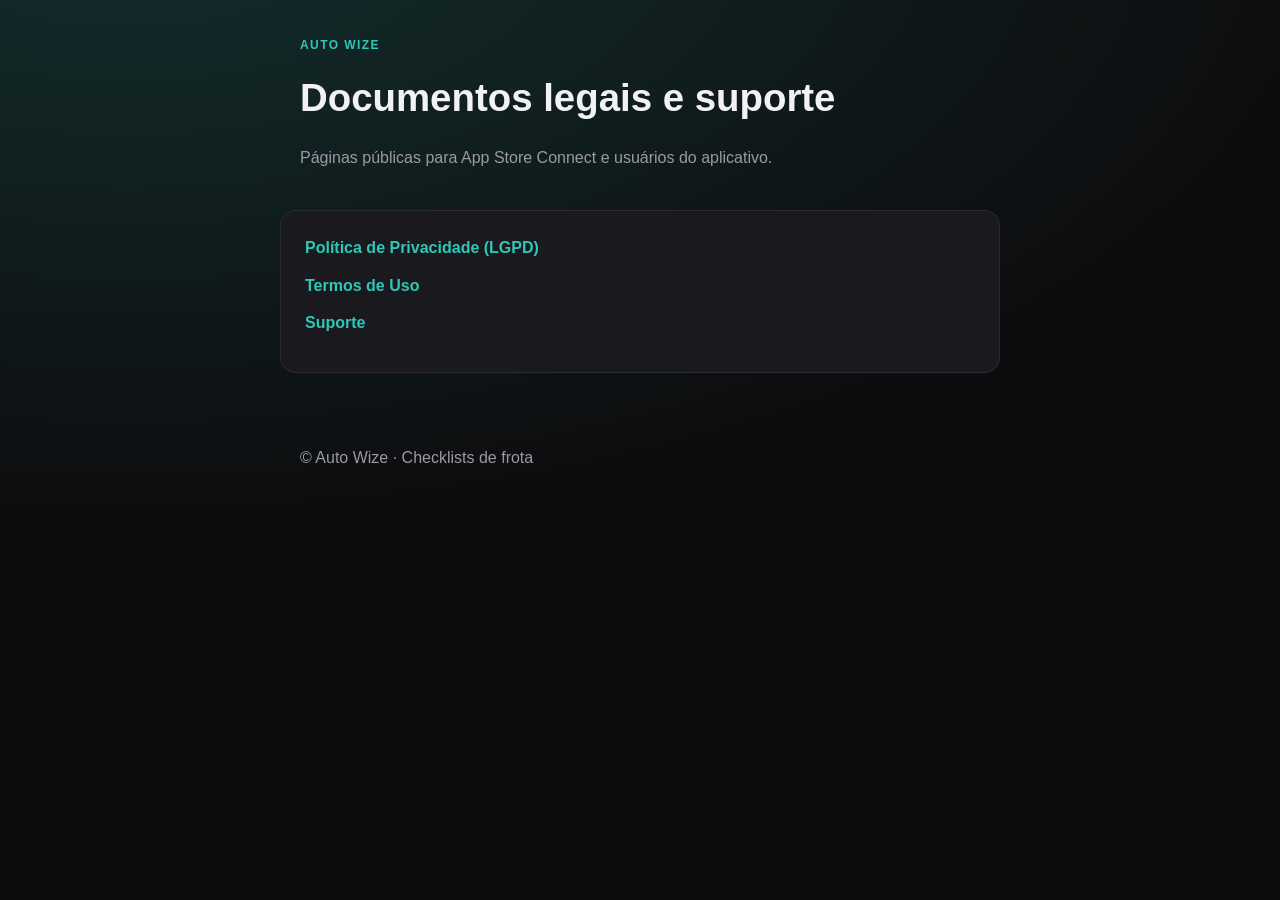
<file: docs/index.html>
<!DOCTYPE html>
<html lang="pt-BR">
<head>
  <meta charset="utf-8" />
  <meta name="viewport" content="width=device-width, initial-scale=1" />
  <title>Auto Wize — Privacidade, Suporte e Termos</title>
  <meta name="description" content="Política de Privacidade, Termos de Uso e Suporte do Auto Wize." />
  <link rel="stylesheet" href="styles.css" />
</head>
<body>
  <header class="hero">
    <p class="eyebrow">Auto Wize</p>
    <h1>Documentos legais e suporte</h1>
    <p class="lead">Páginas públicas para App Store Connect e usuários do aplicativo.</p>
  </header>
  <main class="card">
    <ul class="links">
      <li><a href="privacy.html">Política de Privacidade (LGPD)</a></li>
      <li><a href="terms.html">Termos de Uso</a></li>
      <li><a href="support.html">Suporte</a></li>
    </ul>
  </main>
  <footer>
    <p>© Auto Wize · Checklists de frota</p>
  </footer>
</body>
</html>
</file>
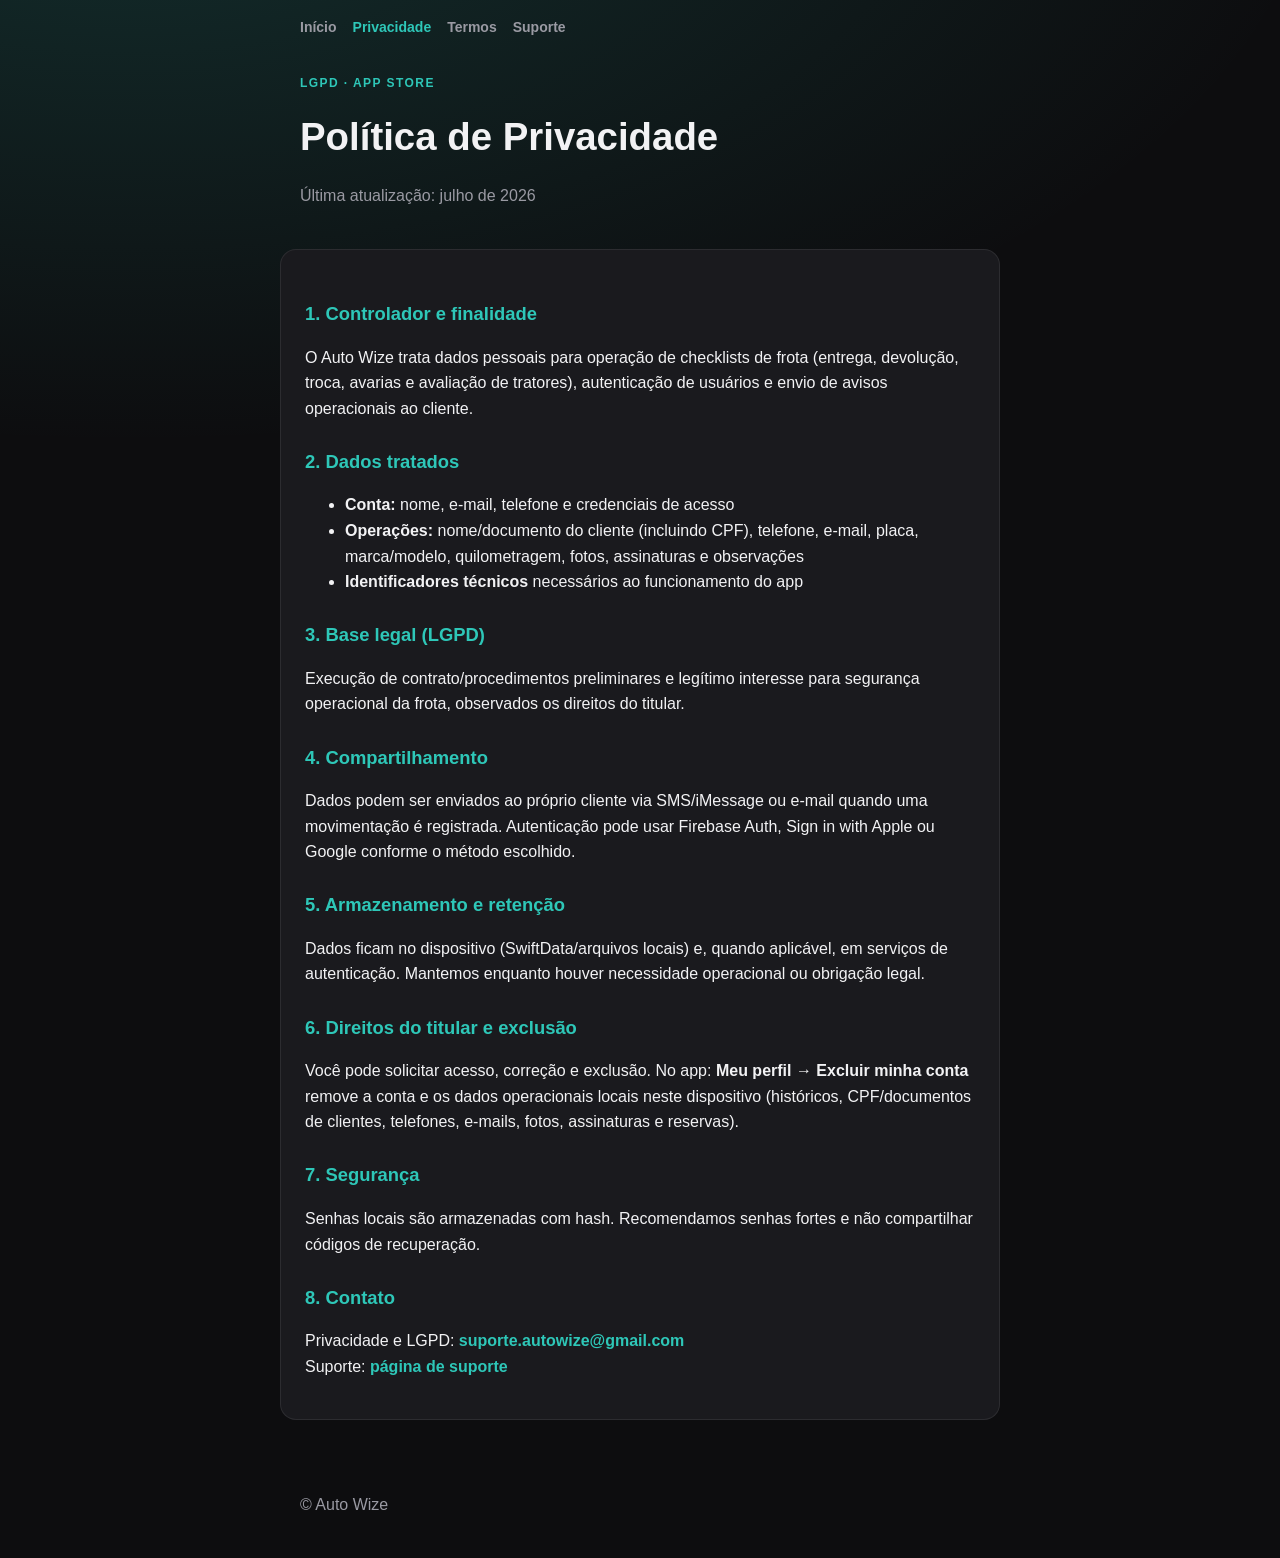
<file: docs/privacy.html>
<!DOCTYPE html>
<html lang="pt-BR">
<head>
  <meta charset="utf-8" />
  <meta name="viewport" content="width=device-width, initial-scale=1" />
  <title>Política de Privacidade — Auto Wize</title>
  <meta name="description" content="Política de Privacidade e LGPD do aplicativo Auto Wize." />
  <link rel="stylesheet" href="styles.css" />
</head>
<body>
  <nav class="top">
    <a href="index.html">Início</a>
    <a class="active" href="privacy.html">Privacidade</a>
    <a href="terms.html">Termos</a>
    <a href="support.html">Suporte</a>
  </nav>
  <header class="hero">
    <p class="eyebrow">LGPD · App Store</p>
    <h1>Política de Privacidade</h1>
    <p class="lead">Última atualização: julho de 2026</p>
  </header>
  <main class="card">
    <h2>1. Controlador e finalidade</h2>
    <p>O Auto Wize trata dados pessoais para operação de checklists de frota (entrega, devolução, troca, avarias e avaliação de tratores), autenticação de usuários e envio de avisos operacionais ao cliente.</p>

    <h2>2. Dados tratados</h2>
    <ul>
      <li><strong>Conta:</strong> nome, e-mail, telefone e credenciais de acesso</li>
      <li><strong>Operações:</strong> nome/documento do cliente (incluindo CPF), telefone, e-mail, placa, marca/modelo, quilometragem, fotos, assinaturas e observações</li>
      <li><strong>Identificadores técnicos</strong> necessários ao funcionamento do app</li>
    </ul>

    <h2>3. Base legal (LGPD)</h2>
    <p>Execução de contrato/procedimentos preliminares e legítimo interesse para segurança operacional da frota, observados os direitos do titular.</p>

    <h2>4. Compartilhamento</h2>
    <p>Dados podem ser enviados ao próprio cliente via SMS/iMessage ou e-mail quando uma movimentação é registrada. Autenticação pode usar Firebase Auth, Sign in with Apple ou Google conforme o método escolhido.</p>

    <h2>5. Armazenamento e retenção</h2>
    <p>Dados ficam no dispositivo (SwiftData/arquivos locais) e, quando aplicável, em serviços de autenticação. Mantemos enquanto houver necessidade operacional ou obrigação legal.</p>

    <h2>6. Direitos do titular e exclusão</h2>
    <p>Você pode solicitar acesso, correção e exclusão. No app: <strong>Meu perfil → Excluir minha conta</strong> remove a conta e os dados operacionais locais neste dispositivo (históricos, CPF/documentos de clientes, telefones, e-mails, fotos, assinaturas e reservas).</p>

    <h2>7. Segurança</h2>
    <p>Senhas locais são armazenadas com hash. Recomendamos senhas fortes e não compartilhar códigos de recuperação.</p>

    <h2>8. Contato</h2>
    <p>Privacidade e LGPD: <a href="mailto:suporte.autowize@gmail.com">suporte.autowize@gmail.com</a><br />
    Suporte: <a href="support.html">página de suporte</a></p>
  </main>
  <footer><p>© Auto Wize</p></footer>
</body>
</html>
</file>
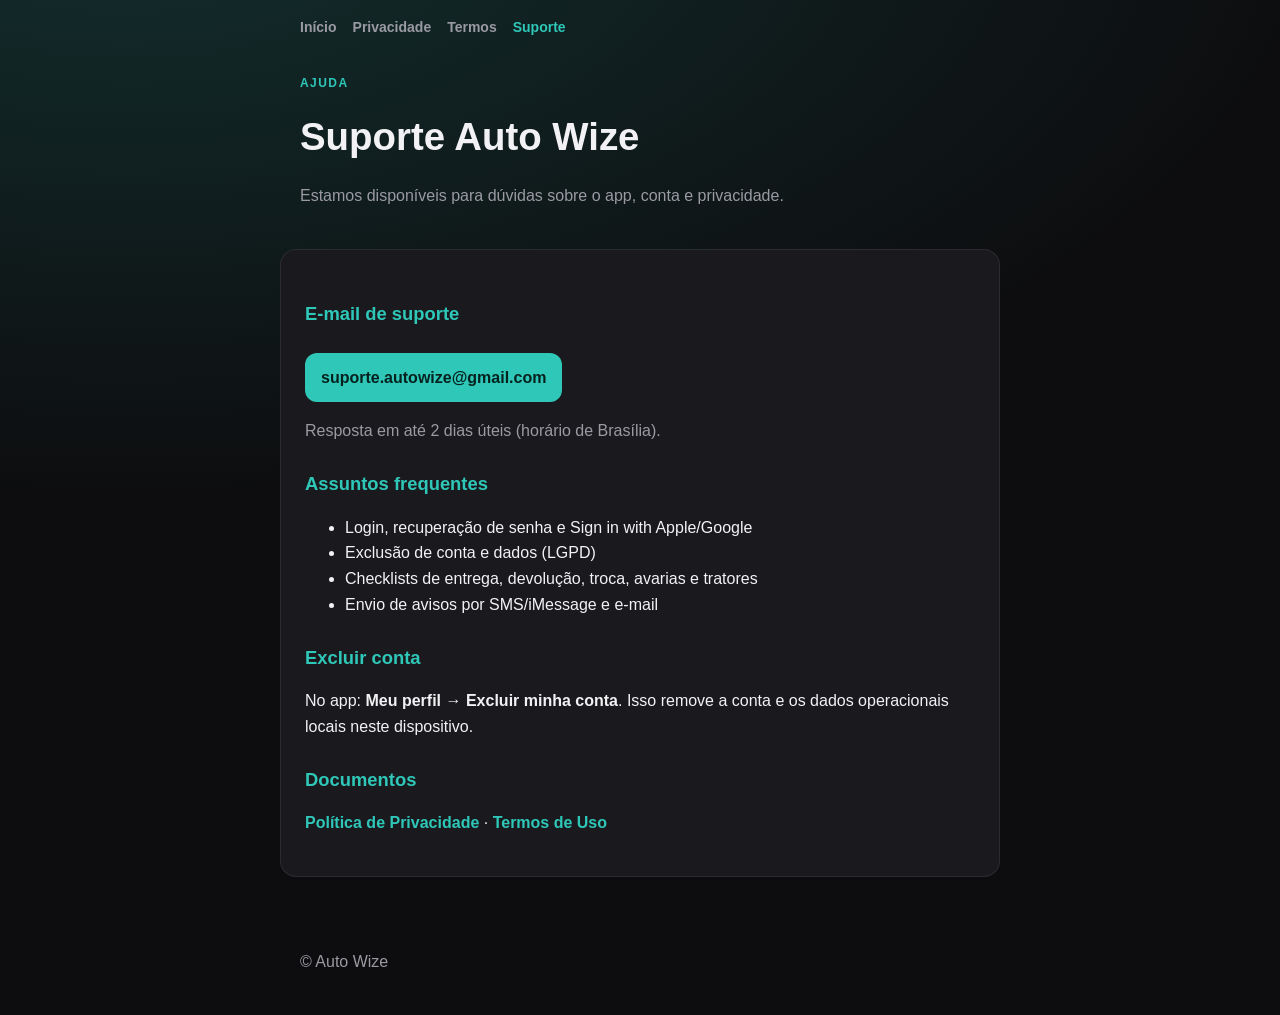
<file: docs/support.html>
<!DOCTYPE html>
<html lang="pt-BR">
<head>
  <meta charset="utf-8" />
  <meta name="viewport" content="width=device-width, initial-scale=1" />
  <title>Suporte — Auto Wize</title>
  <meta name="description" content="Canal de suporte do aplicativo Auto Wize." />
  <link rel="stylesheet" href="styles.css" />
</head>
<body>
  <nav class="top">
    <a href="index.html">Início</a>
    <a href="privacy.html">Privacidade</a>
    <a href="terms.html">Termos</a>
    <a class="active" href="support.html">Suporte</a>
  </nav>
  <header class="hero">
    <p class="eyebrow">Ajuda</p>
    <h1>Suporte Auto Wize</h1>
    <p class="lead">Estamos disponíveis para dúvidas sobre o app, conta e privacidade.</p>
  </header>
  <main class="card">
    <h2>E-mail de suporte</h2>
    <p><a class="btn" href="mailto:suporte.autowize@gmail.com?subject=Suporte%20Auto%20Wize">suporte.autowize@gmail.com</a></p>
    <p class="muted">Resposta em até 2 dias úteis (horário de Brasília).</p>

    <h2>Assuntos frequentes</h2>
    <ul>
      <li>Login, recuperação de senha e Sign in with Apple/Google</li>
      <li>Exclusão de conta e dados (LGPD)</li>
      <li>Checklists de entrega, devolução, troca, avarias e tratores</li>
      <li>Envio de avisos por SMS/iMessage e e-mail</li>
    </ul>

    <h2>Excluir conta</h2>
    <p>No app: <strong>Meu perfil → Excluir minha conta</strong>. Isso remove a conta e os dados operacionais locais neste dispositivo.</p>

    <h2>Documentos</h2>
    <p><a href="privacy.html">Política de Privacidade</a> · <a href="terms.html">Termos de Uso</a></p>
  </main>
  <footer><p>© Auto Wize</p></footer>
</body>
</html>
</file>
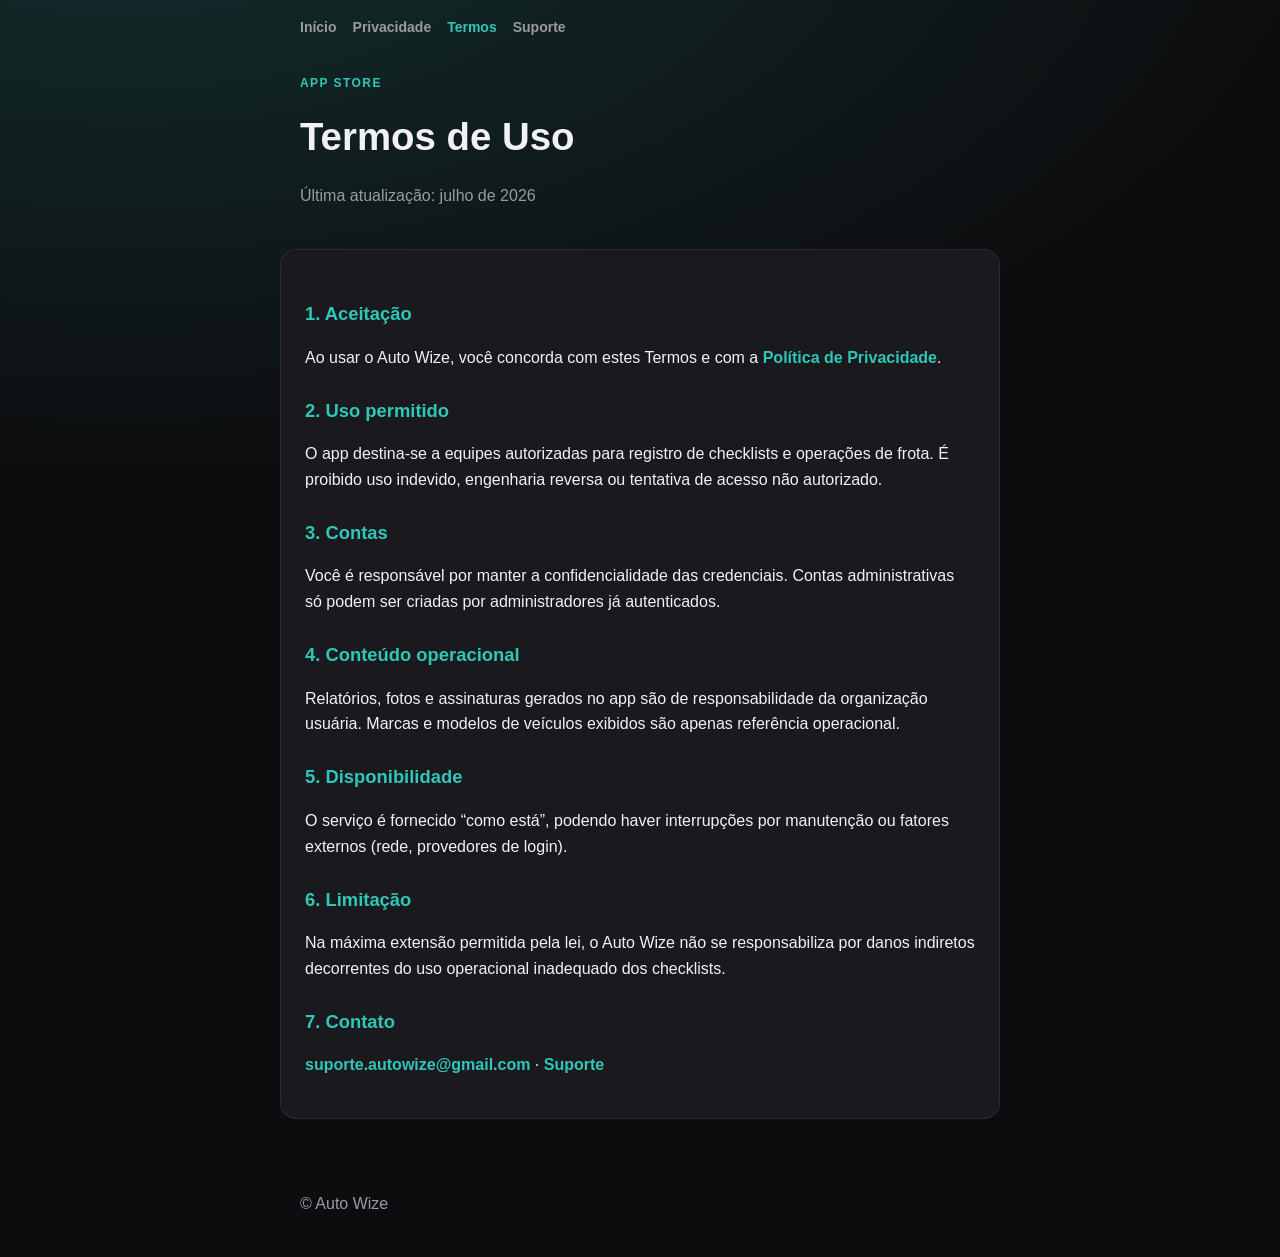
<file: docs/terms.html>
<!DOCTYPE html>
<html lang="pt-BR">
<head>
  <meta charset="utf-8" />
  <meta name="viewport" content="width=device-width, initial-scale=1" />
  <title>Termos de Uso — Auto Wize</title>
  <link rel="stylesheet" href="styles.css" />
</head>
<body>
  <nav class="top">
    <a href="index.html">Início</a>
    <a href="privacy.html">Privacidade</a>
    <a class="active" href="terms.html">Termos</a>
    <a href="support.html">Suporte</a>
  </nav>
  <header class="hero">
    <p class="eyebrow">App Store</p>
    <h1>Termos de Uso</h1>
    <p class="lead">Última atualização: julho de 2026</p>
  </header>
  <main class="card">
    <h2>1. Aceitação</h2>
    <p>Ao usar o Auto Wize, você concorda com estes Termos e com a <a href="privacy.html">Política de Privacidade</a>.</p>

    <h2>2. Uso permitido</h2>
    <p>O app destina-se a equipes autorizadas para registro de checklists e operações de frota. É proibido uso indevido, engenharia reversa ou tentativa de acesso não autorizado.</p>

    <h2>3. Contas</h2>
    <p>Você é responsável por manter a confidencialidade das credenciais. Contas administrativas só podem ser criadas por administradores já autenticados.</p>

    <h2>4. Conteúdo operacional</h2>
    <p>Relatórios, fotos e assinaturas gerados no app são de responsabilidade da organização usuária. Marcas e modelos de veículos exibidos são apenas referência operacional.</p>

    <h2>5. Disponibilidade</h2>
    <p>O serviço é fornecido “como está”, podendo haver interrupções por manutenção ou fatores externos (rede, provedores de login).</p>

    <h2>6. Limitação</h2>
    <p>Na máxima extensão permitida pela lei, o Auto Wize não se responsabiliza por danos indiretos decorrentes do uso operacional inadequado dos checklists.</p>

    <h2>7. Contato</h2>
    <p><a href="mailto:suporte.autowize@gmail.com">suporte.autowize@gmail.com</a> · <a href="support.html">Suporte</a></p>
  </main>
  <footer><p>© Auto Wize</p></footer>
</body>
</html>
</file>
<file: docs/styles.css>
:root {
  --bg: #0d0d0f;
  --card: #1a1a1e;
  --text: #f2f2f4;
  --muted: #9a9aa3;
  --accent: #2ec7b8;
  --line: rgba(255, 255, 255, 0.08);
}

* { box-sizing: border-box; }
body {
  margin: 0;
  font-family: "SF Pro Text", -apple-system, BlinkMacSystemFont, "Segoe UI", sans-serif;
  background: radial-gradient(1200px 600px at 10% -10%, rgba(46, 199, 184, 0.18), transparent), var(--bg);
  color: var(--text);
  line-height: 1.6;
  min-height: 100vh;
}
.hero, main, footer {
  max-width: 720px;
  margin: 0 auto;
  padding: 24px 20px;
}
.eyebrow {
  color: var(--accent);
  letter-spacing: 0.12em;
  text-transform: uppercase;
  font-size: 12px;
  font-weight: 700;
}
h1 { font-size: clamp(1.8rem, 4vw, 2.4rem); margin: 8px 0 12px; }
h2 { font-size: 1.15rem; margin-top: 1.6rem; color: var(--accent); }
.lead, .muted, footer { color: var(--muted); }
.card {
  background: var(--card);
  border: 1px solid var(--line);
  border-radius: 16px;
  padding: 24px;
  margin: 0 auto 32px;
  max-width: 720px;
}
.links { list-style: none; padding: 0; margin: 0; }
.links li { margin: 0 0 12px; }
.links a, a {
  color: var(--accent);
  text-decoration: none;
  font-weight: 600;
}
.links a:hover, a:hover { text-decoration: underline; }
.btn {
  display: inline-block;
  margin-top: 8px;
  padding: 12px 16px;
  border-radius: 12px;
  background: var(--accent);
  color: #06221f !important;
  font-weight: 700;
}
nav.top {
  max-width: 720px;
  margin: 0 auto;
  padding: 16px 20px 0;
  display: flex;
  gap: 16px;
  flex-wrap: wrap;
  font-size: 14px;
}
nav.top a { color: var(--muted); }
nav.top a.active { color: var(--accent); }
</file>
